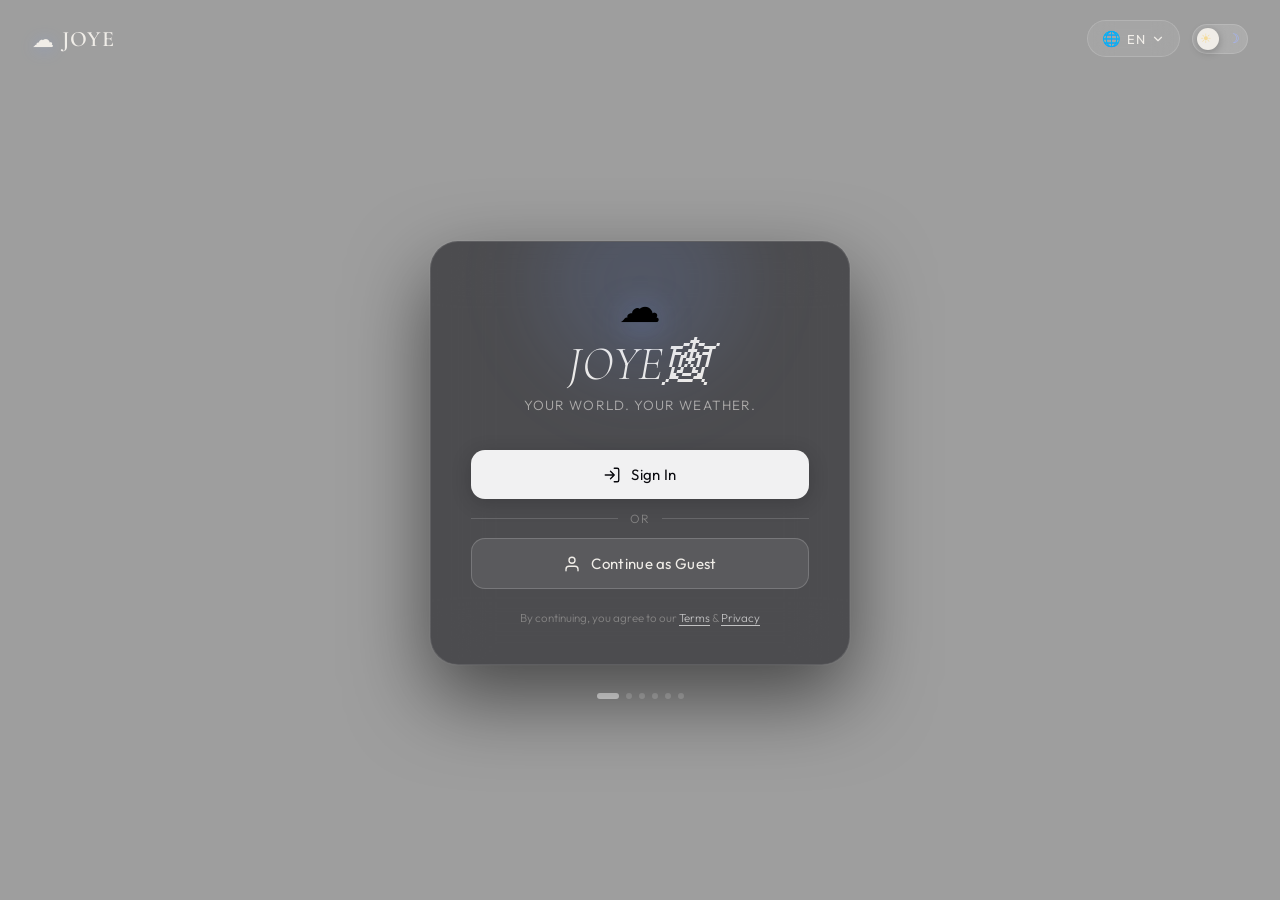
<file: index.html>
<!DOCTYPE html>
<html lang="en" data-theme="dark">
<head>
  <meta charset="UTF-8" />
  <meta name="viewport" content="width=device-width, initial-scale=1.0, viewport-fit=cover" />
  <meta name="mobile-web-app-capable" content="yes" />
  <meta name="apple-mobile-web-app-capable" content="yes" />
  <meta name="apple-mobile-web-app-status-bar-style" content="black-translucent" />
  <meta name="apple-mobile-web-app-title" content="Skye" />
  <meta name="theme-color" content="#0a0a0f" />
  <title>JOYE— Weather</title>
  <link rel="manifest" href="manifest.json" />
  <link rel="preconnect" href="https://fonts.googleapis.com" />
  <link rel="preconnect" href="https://fonts.gstatic.com" crossorigin />
  <link href="https://fonts.googleapis.com/css2?family=Cormorant+Garamond:ital,wght@0,300;0,400;0,600;1,300;1,400&family=Outfit:wght@200;300;400;500&display=swap" rel="stylesheet" />
  <link rel="stylesheet" href="css/style.css" />
</head>
<body>

  <!-- Background Slideshow -->
  <div class="bg-slider" id="bgSlider">
    <div class="bg-slide active" style="background-image: url('https://images.unsplash.com/photo-1504608524841-42584120d693?w=1920&q=80')"></div>
    <div class="bg-slide" style="background-image: url('https://images.unsplash.com/photo-1534088568595-a066f410bcda?w=1920&q=80')"></div>
    <div class="bg-slide" style="background-image: url('https://images.unsplash.com/photo-1501630834273-4b5604d2ee31?w=1920&q=80')"></div>
    <div class="bg-slide" style="background-image: url('https://images.unsplash.com/photo-1470071459604-3b5ec3a7fe05?w=1920&q=80')"></div>
    <div class="bg-slide" style="background-image: url('https://images.unsplash.com/photo-1419833173245-f59e1b93f9ee?w=1920&q=80')"></div>
    <div class="bg-slide" style="background-image: url('https://images.unsplash.com/photo-1464822759023-fed622ff2c3b?w=1920&q=80')"></div>
  </div>
  <div class="overlay"></div>

  <!-- Top Bar -->
  <header class="top-bar">
    <div class="logo">
      <span class="logo-icon">☁</span>
      <span class="logo-text">JOYE</span>
    </div>
    <div class="top-controls">
      <div class="lang-selector" id="langSelector">
        <button class="lang-btn" id="langBtn" aria-label="Select language">
          <span class="lang-flag" id="langFlag">🌐</span>
          <span class="lang-label" id="langLabel">EN</span>
          <svg class="chevron" viewBox="0 0 24 24"><path d="M6 9l6 6 6-6"/></svg>
        </button>
        <div class="lang-dropdown" id="langDropdown">
          <button class="lang-option active" data-lang="en"><span>🇺🇸</span><span>English</span></button>
          <button class="lang-option" data-lang="am"><span>🇪🇹</span><span>አማርኛ</span></button>
          <button class="lang-option" data-lang="om"><span>🇪🇹</span><span>Afaan Oromoo</span></button>
          <button class="lang-option" data-lang="so"><span>🇸🇴</span><span>Soomaali</span></button>
        </div>
      </div>
      <button class="theme-toggle" id="themeToggle" aria-label="Toggle theme">
        <span class="theme-icon sun">☀</span>
        <span class="theme-icon moon">☽</span>
        <div class="toggle-thumb"></div>
      </button>
    </div>
  </header>

  <!-- Main Sign-In Card -->
  <main class="signin-container">
    <div class="signin-card" id="signinCard">
      <div class="card-glow"></div>
      <div class="brand-area">
        <div class="brand-icon">☁</div>
        <h1 class="brand-name">JOYE🕸</h1>
        <p class="brand-tagline" id="brandTagline">Your world. Your weather.</p>
      </div>
      <div class="signin-actions">
        <button class="btn-primary" id="btnSignIn">
          <svg viewBox="0 0 24 24" class="btn-icon"><path d="M15 3h4a2 2 0 0 1 2 2v14a2 2 0 0 1-2 2h-4M10 17l5-5-5-5M15 12H3"/></svg>
          <span id="signInText">Sign In</span>
        </button>
        <div class="divider"><span id="dividerText">or</span></div>
        <button class="btn-ghost" id="btnGuest">
          <svg viewBox="0 0 24 24" class="btn-icon"><path d="M20 21v-2a4 4 0 0 0-4-4H8a4 4 0 0 0-4 4v2M12 11a4 4 0 1 0 0-8 4 4 0 0 0 0 8z"/></svg>
          <span id="guestText">Continue as Guest</span>
        </button>
      </div>
      <p class="signin-note" id="signinNote">
        By continuing, you agree to our <a href="#">Terms</a> &amp; <a href="#">Privacy</a>
      </p>
    </div>
    <div class="slide-dots" id="slideDots"></div>
  </main>

  <!-- Auth Modal -->
  <div class="modal-backdrop" id="modalBackdrop">
    <div class="modal" id="authModal">
      <button class="modal-close" id="modalClose" aria-label="Close">
        <svg viewBox="0 0 24 24"><path d="M18 6L6 18M6 6l12 12"/></svg>
      </button>

      <!-- Tabs -->
      <div class="auth-tabs">
        <button class="auth-tab active" id="tabLogin" data-tab="login">
          <span id="tabLoginText">Sign In</span>
        </button>
        <button class="auth-tab" id="tabRegister" data-tab="register">
          <span id="tabRegisterText">Register</span>
        </button>
      </div>

      <!-- Login Form -->
      <form class="auth-form active" id="formLogin" novalidate>
        <div class="field-group">
          <label class="field-label" id="lblEmail">Email</label>
          <input class="field-input" type="email" id="loginEmail" autocomplete="email" placeholder="you@example.com" required />
          <span class="field-error" id="loginEmailErr"></span>
        </div>
        <div class="field-group">
          <label class="field-label" id="lblPassword">Password</label>
          <div class="input-wrap">
            <input class="field-input" type="password" id="loginPassword" autocomplete="current-password" placeholder="••••••••" required />
            <button type="button" class="eye-btn" id="eyeLogin" aria-label="Show password">
              <svg viewBox="0 0 24 24"><path d="M1 12s4-8 11-8 11 8 11 8-4 8-11 8-11-8-11-8z"/><circle cx="12" cy="12" r="3"/></svg>
            </button>
          </div>
          <span class="field-error" id="loginPassErr"></span>
        </div>
        <button type="submit" class="btn-primary btn-full" id="btnLoginSubmit">
          <span id="loginSubmitText">Sign In</span>
        </button>
        <p class="auth-switch" id="authSwitchLogin">
          <span id="noAccountText">No account?</span>
          <button type="button" class="link-btn" id="switchToRegister">
            <span id="createOneText">Create one</span>
          </button>
        </p>
      </form>

      <!-- Register Form -->
      <form class="auth-form" id="formRegister" novalidate>
        <div class="field-group">
          <label class="field-label" id="lblName">Full Name</label>
          <input class="field-input" type="text" id="regName" autocomplete="name" placeholder="Your name" required />
          <span class="field-error" id="regNameErr"></span>
        </div>
        <div class="field-group">
          <label class="field-label" id="lblRegEmail">Email</label>
          <input class="field-input" type="email" id="regEmail" autocomplete="email" placeholder="you@example.com" required />
          <span class="field-error" id="regEmailErr"></span>
        </div>
        <div class="field-group">
          <label class="field-label" id="lblRegPassword">Password</label>
          <div class="input-wrap">
            <input class="field-input" type="password" id="regPassword" autocomplete="new-password" placeholder="Min 6 characters" required />
            <button type="button" class="eye-btn" id="eyeReg" aria-label="Show password">
              <svg viewBox="0 0 24 24"><path d="M1 12s4-8 11-8 11 8 11 8-4 8-11 8-11-8-11-8z"/><circle cx="12" cy="12" r="3"/></svg>
            </button>
          </div>
          <span class="field-error" id="regPassErr"></span>
        </div>
        <button type="submit" class="btn-primary btn-full" id="btnRegSubmit">
          <span id="regSubmitText">Create Account</span>
        </button>
        <p class="auth-switch" id="authSwitchReg">
          <span id="haveAccountText">Have an account?</span>
          <button type="button" class="link-btn" id="switchToLogin">
            <span id="signInLinkText">Sign in</span>
          </button>
        </p>
      </form>
    </div>
  </div>

  <script src="js/app.js"></script>
</body>
</html>
</file>
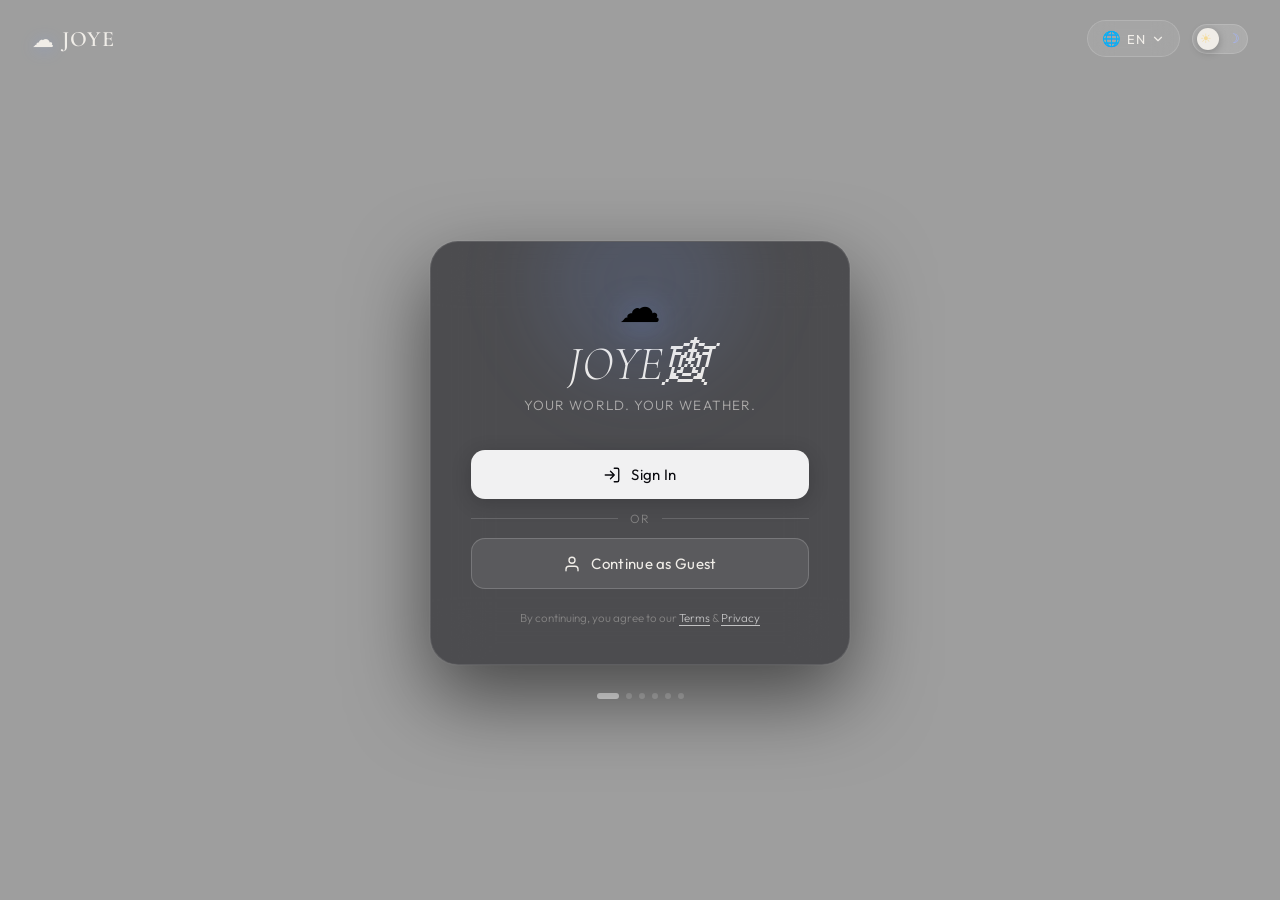
<file: dashboard.html>
<!DOCTYPE html>
<html lang="en" data-theme="dark">
<head>
  <meta charset="UTF-8" />
  <meta name="viewport" content="width=device-width, initial-scale=1.0, viewport-fit=cover" />
  <meta name="mobile-web-app-capable" content="yes" />
  <meta name="apple-mobile-web-app-capable" content="yes" />
  <meta name="apple-mobile-web-app-status-bar-style" content="black-translucent" />
  <meta name="theme-color" content="#0a0a0f" />
  <title>JOYE — Dashboard</title>
  <link rel="manifest" href="manifest.json" />
  <link rel="preconnect" href="https://fonts.googleapis.com" />
  <link rel="preconnect" href="https://fonts.gstatic.com" crossorigin />
  <link href="https://fonts.googleapis.com/css2?family=Cormorant+Garamond:ital,wght@0,300;0,400;0,600;1,300;1,400&family=Outfit:wght@200;300;400;500&display=swap" rel="stylesheet" />
  <link rel="stylesheet" href="css/dashboard.css" />
</head>
<body>
  <div class="weather-bg" id="weatherBg"></div>
  <div class="weather-overlay"></div>
  <header class="dash-header">
    <div class="dash-logo"><span>☁</span><span class="logo-text">JOYE</span></div>
    <div class="dash-controls">
      <div class="lang-selector" id="langSelector">
        <button class="lang-btn" id="langBtn">
          <span id="langFlag">🌐</span><span id="langLabel">EN</span>
          <svg class="chevron" viewBox="0 0 24 24"><path d="M6 9l6 6 6-6"/></svg>
        </button>
        <div class="lang-dropdown" id="langDropdown">
          <button class="lang-option active" data-lang="en"><span>🇺🇸</span><span>English</span></button>
          <button class="lang-option" data-lang="am"><span>🇪🇹</span><span>አማርኛ</span></button>
          <button class="lang-option" data-lang="om"><span>🇪🇹</span><span>Afaan Oromoo</span></button>
          <button class="lang-option" data-lang="so"><span>🇸🇴</span><span>Soomaali</span></button>
        </div>
      </div>
      <button class="theme-toggle" id="themeToggle">
        <span class="theme-icon sun">☀</span><span class="theme-icon moon">☽</span>
        <div class="toggle-thumb"></div>
      </button>
      <button class="icon-btn" id="notifBtn">
        <svg viewBox="0 0 24 24"><path d="M18 8A6 6 0 0 0 6 8c0 7-3 9-3 9h18s-3-2-3-9M13.73 21a2 2 0 0 1-3.46 0"/></svg>
        <span class="notif-dot" id="notifDot"></span>
      </button>
      <button class="icon-btn" id="userBtn">
        <svg viewBox="0 0 24 24"><path d="M20 21v-2a4 4 0 0 0-4-4H8a4 4 0 0 0-4 4v2M12 11a4 4 0 1 0 0-8 4 4 0 0 0 0 8z"/></svg>
      </button>
    </div>
  </header>

  <div class="user-menu" id="userMenu">
    <div class="user-info">
      <div class="user-avatar" id="userAvatar">G</div>
      <div>
        <div class="user-name" id="userNameDisplay">Guest</div>
        <div class="user-email" id="userEmailDisplay">guest@joye.app</div>
      </div>
    </div>
    <hr class="menu-divider" />
    <button class="menu-item" id="walkToggleBtn">
      <svg viewBox="0 0 24 24"><path d="M13 4a1 1 0 1 0 2 0 1 1 0 0 0-2 0M6 20l4-8 2 4 2-2 4 6"/></svg>
      <span id="walkToggleText">Enable Walk Alerts</span>
    </button>
    <button class="menu-item danger" id="logoutBtn">
      <svg viewBox="0 0 24 24"><path d="M9 21H5a2 2 0 0 1-2-2V5a2 2 0 0 1 2-2h4M16 17l5-5-5-5M21 12H9"/></svg>
      <span id="logoutText">Sign Out</span>
    </button>
  </div>

  <!-- Country Modal -->
  <div class="cmodal-backdrop" id="cmodalBackdrop">
    <div class="cmodal" id="cmodal">
      <button class="cmodal-close" id="cmodalClose">
        <svg viewBox="0 0 24 24"><path d="M18 6L6 18M6 6l12 12"/></svg>
      </button>
      <div id="cmodalInner"></div>
    </div>
  </div>

  <!-- Notification Panel -->
  <div class="notif-panel" id="notifPanel">
    <div class="notif-panel-header">
      <span class="notif-panel-title">🔔 Notifications</span>
      <button class="notif-panel-clear" id="notifClear">Clear all</button>
    </div>
    <div class="notif-list" id="notifList">
      <div class="notif-empty">No notifications yet. Enable walk alerts to get notified!</div>
    </div>
  </div>
  </div>

  <!-- AI Chatbot FAB -->
  <button class="chat-fab" id="chatFab" aria-label="Open AI assistant">
    <span>🤖</span>
    <span class="chat-fab-dot"></span>
  </button>

  <!-- AI Chatbot Panel -->
  <div class="chat-panel" id="chatPanel">
    <div class="chat-panel-header">
      <div class="chat-panel-info">
        <span class="chat-panel-avatar">🤖</span>
        <div>
          <div class="chat-panel-name">Joye AI</div>
          <div class="chat-panel-status">● Online — always here</div>
        </div>
      </div>
      <button class="chat-panel-close" id="chatPanelClose">
        <svg viewBox="0 0 24 24"><path d="M18 6L6 18M6 6l12 12"/></svg>
      </button>
    </div>
    <div class="chat-messages" id="chatMessages">
      <div class="chat-msg bot">
        <span class="chat-msg-avatar">🤖</span>
        <div class="chat-bubble">Hey! I'm Joye AI 👋 Ask me anything — weather, how to use the app, country info, forecasts. I got you!</div>
      </div>
    </div>
    <div class="chat-chips" id="chatChips">
      <button class="chat-chip">How do I search a country?</button>
      <button class="chat-chip">What's the weather now?</button>
      <button class="chat-chip">What does UV index mean?</button>
      <button class="chat-chip">How do walk alerts work?</button>
    </div>
    <div class="chat-input-row">
      <input class="chat-input" id="chatInput" type="text" placeholder="Ask me anything…" autocomplete="off" />
      <button class="chat-send" id="chatSend">
        <svg viewBox="0 0 24 24"><path d="M22 2L11 13M22 2L15 22l-4-9-9-4 20-7z"/></svg>
      </button>
    </div>
  </div>

  <main class="dash-main" id="dashMain">

    <!-- Country Explorer -->
    <section class="explore-section">
      <div class="explore-label">🌍 Explore Any Country</div>
      <div class="explore-wrap" id="exploreWrap">
        <svg class="explore-icon" viewBox="0 0 24 24"><circle cx="11" cy="11" r="8"/><path d="M21 21l-4.35-4.35"/></svg>
        <input class="explore-input" id="exploreInput" type="text" placeholder="Search country… e.g. Japan, Brazil, Ethiopia" autocomplete="off" />
        <button class="explore-clear" id="exploreClear" style="display:none">
          <svg viewBox="0 0 24 24"><path d="M18 6L6 18M6 6l12 12"/></svg>
        </button>
      </div>
      <div class="explore-results" id="exploreResults"></div>
    </section>

    <!-- Location + City Search -->
    <section class="location-section">
      <div class="search-wrap" id="citySearchWrap">
        <svg class="search-icon" viewBox="0 0 24 24"><circle cx="11" cy="11" r="8"/><path d="M21 21l-4.35-4.35"/></svg>
        <input class="search-input" id="citySearch" type="text" placeholder="Search city…" autocomplete="off" />
        <button class="search-clear" id="searchClear" style="display:none">
          <svg viewBox="0 0 24 24"><path d="M18 6L6 18M6 6l12 12"/></svg>
        </button>
      </div>
      <div class="search-results" id="searchResults"></div>
      <div class="location-row">
        <svg class="loc-icon" viewBox="0 0 24 24"><path d="M21 10c0 7-9 13-9 13s-9-6-9-13a9 9 0 0 1 18 0z"/><circle cx="12" cy="10" r="3"/></svg>
        <span class="location-name" id="locationName">Detecting location…</span>
        <button class="refresh-btn" id="refreshBtn">
          <svg viewBox="0 0 24 24"><path d="M23 4v6h-6M1 20v-6h6M3.51 9a9 9 0 0 1 14.85-3.36L23 10M1 14l4.64 4.36A9 9 0 0 0 20.49 15"/></svg>
        </button>
      </div>
      <div class="local-time" id="localTime">--:-- --</div>
      <div class="local-date" id="localDate">---</div>
    </section>

    <!-- Main Weather Card -->
    <section class="main-weather-card">
      <div class="weather-icon-big" id="weatherIconBig">⛅</div>
      <div class="temp-display">
        <span class="temp-value" id="tempValue">--</span>
        <div class="temp-unit-toggle">
          <button class="unit-btn active" id="btnC">°C</button>
          <button class="unit-btn" id="btnF">°F</button>
        </div>
      </div>
      <div class="weather-desc" id="weatherDesc">Loading…</div>
      <div class="weather-meta">
        <div class="meta-item">
          <svg viewBox="0 0 24 24"><path d="M12 2a7 7 0 0 1 7 7c0 5.25-7 13-7 13S5 14.25 5 9a7 7 0 0 1 7-7z"/></svg>
          <span id="feelsLike">--°</span><small id="feelsLikeLabel">Feels like</small>
        </div>
        <div class="meta-item">
          <svg viewBox="0 0 24 24"><path d="M12 2v20M2 12h20"/><circle cx="12" cy="12" r="4"/></svg>
          <span id="humidity">--%</span><small id="humidityLabel">Humidity</small>
        </div>
        <div class="meta-item">
          <svg viewBox="0 0 24 24"><path d="M9.59 4.59A2 2 0 1 1 11 8H2m10.59 11.41A2 2 0 1 0 14 16H2m15.73-8.27A2.5 2.5 0 1 1 19.5 12H2"/></svg>
          <span id="windSpeed">-- km/h</span><small id="windLabel">Wind</small>
        </div>
        <div class="meta-item">
          <svg viewBox="0 0 24 24"><circle cx="12" cy="12" r="5"/><path d="M12 1v2M12 21v2M4.22 4.22l1.42 1.42M18.36 18.36l1.42 1.42M1 12h2M21 12h2M4.22 19.78l1.42-1.42M18.36 5.64l1.42-1.42"/></svg>
          <span id="uvIndex">--</span><small id="uvLabel">UV Index</small>
        </div>
      </div>
    </section>

    <!-- Outfit -->
    <section class="outfit-card">
      <div class="outfit-header">
        <span class="outfit-emoji" id="outfitEmoji">👕</span>
        <div>
          <div class="outfit-title" id="outfitTitle">What to Wear</div>
          <div class="outfit-subtitle" id="outfitSubtitle">Based on today's weather</div>
        </div>
      </div>
      <p class="outfit-text" id="outfitText">Loading suggestion…</p>
      <div class="outfit-tags" id="outfitTags"></div>
    </section>

    <!-- Walk -->
    <section class="walk-card">
      <div class="walk-header">
        <span class="walk-emoji">🚶</span>
        <div>
          <div class="walk-title" id="walkTitle">Best Time to Walk</div>
          <div class="walk-subtitle" id="walkSubtitle">Today's recommendation</div>
        </div>
        <div class="walk-score" id="walkScore">--</div>
      </div>
      <p class="walk-text" id="walkText">Analyzing conditions…</p>
    </section>

    <!-- Hourly -->
    <section class="forecast-section">
      <h2 class="section-title" id="hourlyTitle">Hourly</h2>
      <div class="hourly-scroll" id="hourlyScroll"></div>
    </section>

    <!-- 7-Day -->
    <section class="forecast-section">
      <h2 class="section-title" id="weeklyTitle">7-Day Forecast</h2>
      <div class="weekly-list" id="weeklyList"></div>
    </section>

    <!-- Sun -->
    <section class="sun-card">
      <div class="sun-item">
        <span>🌅</span>
        <div>
          <div class="sun-label" id="sunriseLabel">Sunrise</div>
          <div class="sun-time" id="sunriseTime">--:--</div>
        </div>
      </div>
      <div class="sun-arc"><div class="sun-progress" id="sunProgress"></div></div>
      <div class="sun-item">
        <span>🌇</span>
        <div>
          <div class="sun-label" id="sunsetLabel">Sunset</div>
          <div class="sun-time" id="sunsetTime">--:--</div>
        </div>
      </div>
    </section>

  </main>

  <div class="loading-screen" id="loadingScreen">
    <div class="loading-icon">☁</div>
    <div class="loading-text" id="loadingText">Getting your weather…</div>
  </div>

  <script src="js/dashboard.js"></script>
</body>
</html>
</file>
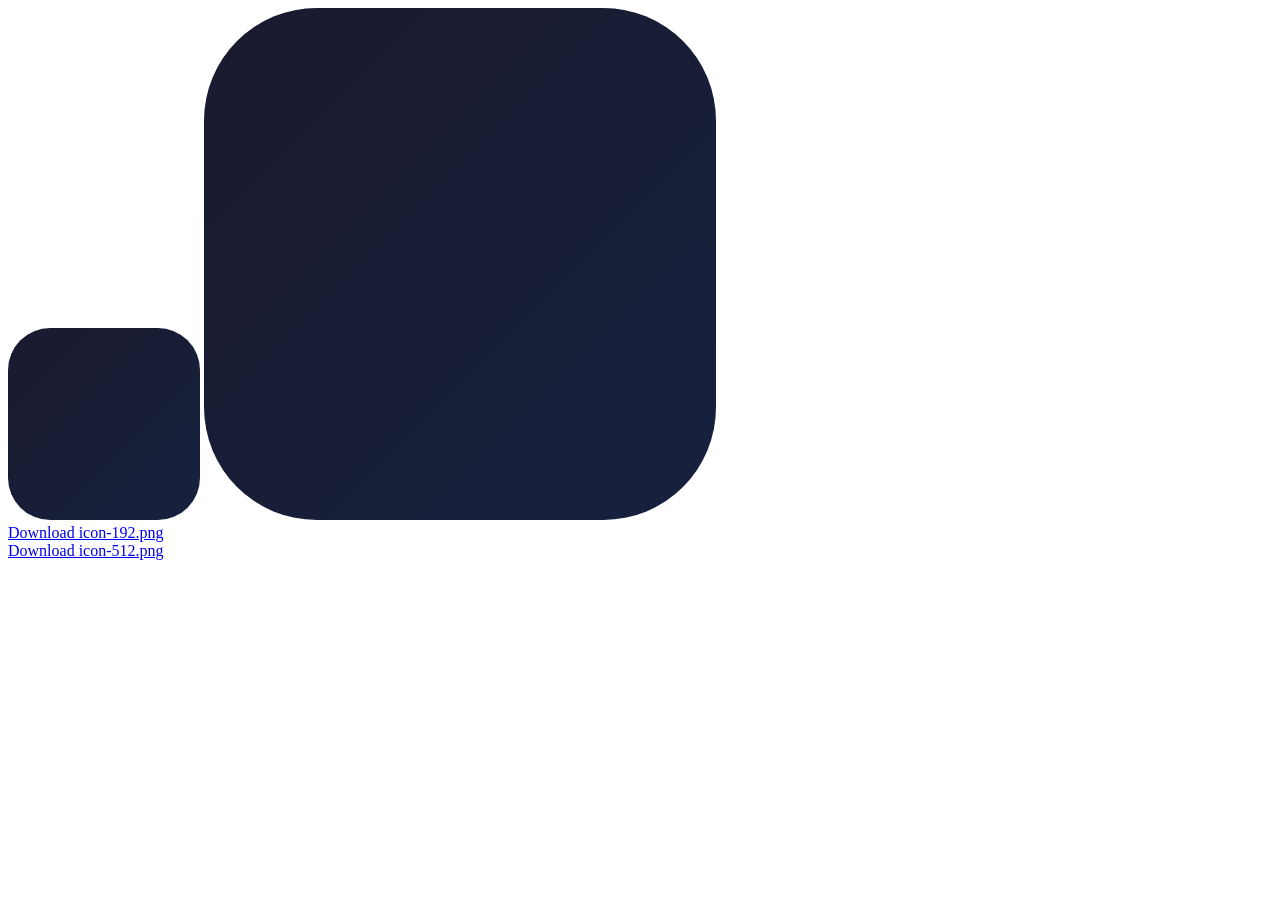
<file: icons/generate-icons.html>
<!DOCTYPE html>
<html>
<head><title>Icon Generator</title></head>
<body>
<canvas id="c192" width="192" height="192"></canvas>
<canvas id="c512" width="512" height="512"></canvas>
<script>
function drawIcon(canvas) {
  const s = canvas.width;
  const ctx = canvas.getContext("2d");
  const g = ctx.createLinearGradient(0, 0, s, s);
  g.addColorStop(0, "#1a1a2e");
  g.addColorStop(1, "#16213e");
  ctx.fillStyle = g;
  ctx.beginPath();
  ctx.roundRect(0, 0, s, s, s * 0.22);
  ctx.fill();
  ctx.font = `${s * 0.55}px serif`;
  ctx.textAlign = "center";
  ctx.textBaseline = "middle";
  ctx.fillText("☁", s / 2, s / 2 + s * 0.04);
  const a = canvas.toDataURL("image/png");
  const link = document.createElement("a");
  link.href = a;
  link.download = `icon-${s}.png`;
  link.textContent = `Download icon-${s}.png`;
  link.style.display = "block";
  document.body.appendChild(link);
}
drawIcon(document.getElementById("c192"));
drawIcon(document.getElementById("c512"));
</script>
</body>
</html>
</file>
<file: css/style.css>
/* ===== RESET & BASE ===== */
*, *::before, *::after { box-sizing: border-box; margin: 0; padding: 0; }

:root {
  --font-display: 'Cormorant Garamond', Georgia, serif;
  --font-body: 'Outfit', system-ui, sans-serif;

  /* Dark theme (default) */
  --bg-overlay: rgba(0, 0, 0, 0.38);
  --card-bg: rgba(10, 10, 15, 0.55);
  --card-border: rgba(255, 255, 255, 0.10);
  --card-shadow: 0 32px 80px rgba(0,0,0,0.55), 0 0 0 1px rgba(255,255,255,0.06);
  --text-primary: #f0ede8;
  --text-secondary: rgba(240, 237, 232, 0.60);
  --text-muted: rgba(240, 237, 232, 0.35);
  --btn-primary-bg: rgba(255,255,255,0.92);
  --btn-primary-text: #0a0a0f;
  --btn-primary-hover: #ffffff;
  --btn-ghost-bg: rgba(255,255,255,0.08);
  --btn-ghost-border: rgba(255,255,255,0.18);
  --btn-ghost-text: #f0ede8;
  --btn-ghost-hover: rgba(255,255,255,0.14);
  --divider-color: rgba(255,255,255,0.15);
  --logo-color: #f0ede8;
  --toggle-bg: rgba(255,255,255,0.15);
  --toggle-thumb: #f0ede8;
  --lang-bg: rgba(255,255,255,0.08);
  --lang-border: rgba(255,255,255,0.15);
  --lang-text: #f0ede8;
  --dropdown-bg: rgba(12, 12, 18, 0.92);
  --dropdown-border: rgba(255,255,255,0.12);
  --dropdown-hover: rgba(255,255,255,0.08);
  --dot-active: rgba(255,255,255,0.9);
  --dot-inactive: rgba(255,255,255,0.3);
  --glow-color: rgba(120, 160, 255, 0.12);
  --link-color: rgba(255,255,255,0.65);
}

[data-theme="light"] {
  --bg-overlay: rgba(255, 255, 255, 0.22);
  --card-bg: rgba(255, 255, 255, 0.72);
  --card-border: rgba(0, 0, 0, 0.08);
  --card-shadow: 0 32px 80px rgba(0,0,0,0.18), 0 0 0 1px rgba(0,0,0,0.05);
  --text-primary: #0f0f14;
  --text-secondary: rgba(15, 15, 20, 0.60);
  --text-muted: rgba(15, 15, 20, 0.40);
  --btn-primary-bg: #0f0f14;
  --btn-primary-text: #ffffff;
  --btn-primary-hover: #1a1a24;
  --btn-ghost-bg: rgba(0,0,0,0.05);
  --btn-ghost-border: rgba(0,0,0,0.15);
  --btn-ghost-text: #0f0f14;
  --btn-ghost-hover: rgba(0,0,0,0.09);
  --divider-color: rgba(0,0,0,0.12);
  --logo-color: #0f0f14;
  --toggle-bg: rgba(0,0,0,0.12);
  --toggle-thumb: #0f0f14;
  --lang-bg: rgba(0,0,0,0.06);
  --lang-border: rgba(0,0,0,0.12);
  --lang-text: #0f0f14;
  --dropdown-bg: rgba(250, 250, 252, 0.96);
  --dropdown-border: rgba(0,0,0,0.10);
  --dropdown-hover: rgba(0,0,0,0.05);
  --dot-active: rgba(0,0,0,0.85);
  --dot-inactive: rgba(0,0,0,0.25);
  --glow-color: rgba(80, 120, 255, 0.08);
  --link-color: rgba(0,0,0,0.50);
}

html, body {
  width: 100%;
  height: 100%;
  overflow: hidden;
}

body {
  font-family: var(--font-body);
  font-weight: 300;
  min-height: 100dvh;
  min-width: 100dvw;
  position: relative;
  transition: color 0.4s ease;
}

/* ===== BACKGROUND SLIDESHOW ===== */
.bg-slider {
  position: fixed;
  inset: 0;
  z-index: 0;
}

.bg-slide {
  position: absolute;
  inset: 0;
  background-size: cover;
  background-position: center;
  background-repeat: no-repeat;
  opacity: 0;
  transition: opacity 1.8s cubic-bezier(0.4, 0, 0.2, 1);
  transform: scale(1.04);
  animation: none;
}

.bg-slide.active {
  opacity: 1;
  animation: slowZoom 8s ease-in-out forwards;
}

@keyframes slowZoom {
  from { transform: scale(1.04); }
  to   { transform: scale(1.00); }
}

.overlay {
  position: fixed;
  inset: 0;
  z-index: 1;
  background: var(--bg-overlay);
  backdrop-filter: blur(1px);
  transition: background 0.5s ease;
}

/* ===== TOP BAR ===== */
.top-bar {
  position: fixed;
  top: 0;
  left: 0;
  right: 0;
  z-index: 100;
  display: flex;
  align-items: center;
  justify-content: space-between;
  padding: 20px 32px;
}

.logo {
  display: flex;
  align-items: center;
  gap: 8px;
  color: var(--logo-color);
  text-decoration: none;
}

.logo-icon {
  font-size: 22px;
  line-height: 1;
  filter: drop-shadow(0 2px 8px rgba(120,160,255,0.4));
}

.logo-text {
  font-family: var(--font-display);
  font-size: 22px;
  font-weight: 600;
  letter-spacing: 0.04em;
}

.top-controls {
  display: flex;
  align-items: center;
  gap: 12px;
}

/* ===== LANGUAGE SELECTOR ===== */
.lang-selector {
  position: relative;
}

.lang-btn {
  display: flex;
  align-items: center;
  gap: 6px;
  padding: 8px 14px;
  background: var(--lang-bg);
  border: 1px solid var(--lang-border);
  border-radius: 100px;
  color: var(--lang-text);
  font-family: var(--font-body);
  font-size: 13px;
  font-weight: 400;
  cursor: pointer;
  backdrop-filter: blur(12px);
  transition: all 0.2s ease;
  letter-spacing: 0.03em;
}

.lang-btn:hover {
  background: var(--btn-ghost-hover);
}

.lang-flag { font-size: 15px; }

.chevron {
  width: 14px;
  height: 14px;
  stroke: currentColor;
  stroke-width: 2;
  fill: none;
  stroke-linecap: round;
  stroke-linejoin: round;
  transition: transform 0.2s ease;
}

.lang-selector.open .chevron { transform: rotate(180deg); }

.lang-dropdown {
  position: absolute;
  top: calc(100% + 8px);
  right: 0;
  min-width: 170px;
  background: var(--dropdown-bg);
  border: 1px solid var(--dropdown-border);
  border-radius: 16px;
  overflow: hidden;
  backdrop-filter: blur(24px);
  box-shadow: 0 16px 48px rgba(0,0,0,0.25);
  opacity: 0;
  transform: translateY(-8px) scale(0.97);
  pointer-events: none;
  transition: all 0.2s cubic-bezier(0.4, 0, 0.2, 1);
  z-index: 200;
}

.lang-selector.open .lang-dropdown {
  opacity: 1;
  transform: translateY(0) scale(1);
  pointer-events: all;
}

.lang-option {
  display: flex;
  align-items: center;
  gap: 10px;
  width: 100%;
  padding: 11px 16px;
  background: none;
  border: none;
  color: var(--lang-text);
  font-family: var(--font-body);
  font-size: 13.5px;
  font-weight: 300;
  cursor: pointer;
  transition: background 0.15s ease;
  text-align: left;
}

.lang-option:hover { background: var(--dropdown-hover); }
.lang-option.active { font-weight: 500; }

/* ===== THEME TOGGLE ===== */
.theme-toggle {
  position: relative;
  width: 56px;
  height: 30px;
  background: var(--toggle-bg);
  border: 1px solid var(--lang-border);
  border-radius: 100px;
  cursor: pointer;
  backdrop-filter: blur(12px);
  transition: background 0.3s ease, border-color 0.3s ease;
  display: flex;
  align-items: center;
  justify-content: space-between;
  padding: 0 7px;
}

.theme-icon {
  font-size: 13px;
  line-height: 1;
  transition: opacity 0.3s ease;
  z-index: 1;
  position: relative;
}

.theme-icon.sun { color: #fbbf24; }
.theme-icon.moon { color: #a5b4fc; }

[data-theme="dark"] .theme-icon.sun { opacity: 0.4; }
[data-theme="dark"] .theme-icon.moon { opacity: 1; }
[data-theme="light"] .theme-icon.sun { opacity: 1; }
[data-theme="light"] .theme-icon.moon { opacity: 0.4; }

.toggle-thumb {
  position: absolute;
  width: 22px;
  height: 22px;
  background: var(--toggle-thumb);
  border-radius: 50%;
  top: 50%;
  transform: translateY(-50%);
  transition: left 0.3s cubic-bezier(0.4, 0, 0.2, 1), background 0.3s ease;
  box-shadow: 0 2px 8px rgba(0,0,0,0.25);
}

[data-theme="dark"] .toggle-thumb { left: 4px; }
[data-theme="light"] .toggle-thumb { left: calc(100% - 26px); }

/* ===== MAIN CONTAINER ===== */
.signin-container {
  position: relative;
  z-index: 10;
  width: 100%;
  height: 100dvh;
  display: flex;
  flex-direction: column;
  align-items: center;
  justify-content: center;
  padding: 80px 20px 40px;
}

/* ===== SIGN-IN CARD ===== */
.signin-card {
  position: relative;
  width: 100%;
  max-width: 400px;
  background: var(--card-bg);
  border: 1px solid var(--card-border);
  border-radius: 28px;
  padding: 44px 40px 36px;
  box-shadow: var(--card-shadow);
  backdrop-filter: blur(28px) saturate(1.4);
  -webkit-backdrop-filter: blur(28px) saturate(1.4);
  transition: background 0.4s ease, border-color 0.4s ease, box-shadow 0.4s ease;
  overflow: hidden;
}

.card-glow {
  position: absolute;
  top: -60px;
  left: 50%;
  transform: translateX(-50%);
  width: 200px;
  height: 200px;
  background: var(--glow-color);
  border-radius: 50%;
  filter: blur(40px);
  pointer-events: none;
}

/* ===== BRAND AREA ===== */
.brand-area {
  text-align: center;
  margin-bottom: 36px;
}

.brand-icon {
  font-size: 42px;
  line-height: 1;
  margin-bottom: 12px;
  filter: drop-shadow(0 4px 16px rgba(120,160,255,0.5));
  animation: floatIcon 4s ease-in-out infinite;
}

@keyframes floatIcon {
  0%, 100% { transform: translateY(0); }
  50%       { transform: translateY(-6px); }
}

.brand-name {
  font-family: var(--font-display);
  font-size: 48px;
  font-weight: 300;
  font-style: italic;
  color: var(--text-primary);
  letter-spacing: 0.02em;
  line-height: 1;
  margin-bottom: 8px;
  transition: color 0.4s ease;
}

.brand-tagline {
  font-family: var(--font-body);
  font-size: 13.5px;
  font-weight: 300;
  color: var(--text-secondary);
  letter-spacing: 0.08em;
  text-transform: uppercase;
  transition: color 0.4s ease;
}

/* ===== BUTTONS ===== */
.signin-actions {
  display: flex;
  flex-direction: column;
  gap: 12px;
  margin-bottom: 20px;
}

.btn-primary, .btn-ghost {
  display: flex;
  align-items: center;
  justify-content: center;
  gap: 10px;
  width: 100%;
  padding: 15px 24px;
  border-radius: 14px;
  font-family: var(--font-body);
  font-size: 15px;
  font-weight: 400;
  letter-spacing: 0.02em;
  cursor: pointer;
  border: none;
  transition: all 0.22s cubic-bezier(0.4, 0, 0.2, 1);
  position: relative;
  overflow: hidden;
}

.btn-primary {
  background: var(--btn-primary-bg);
  color: var(--btn-primary-text);
  box-shadow: 0 4px 20px rgba(0,0,0,0.2);
}

.btn-primary:hover {
  background: var(--btn-primary-hover);
  transform: translateY(-1px);
  box-shadow: 0 8px 28px rgba(0,0,0,0.28);
}

.btn-primary:active { transform: translateY(0); }

.btn-ghost {
  background: var(--btn-ghost-bg);
  color: var(--btn-ghost-text);
  border: 1px solid var(--btn-ghost-border);
}

.btn-ghost:hover {
  background: var(--btn-ghost-hover);
  transform: translateY(-1px);
}

.btn-ghost:active { transform: translateY(0); }

.btn-icon {
  width: 18px;
  height: 18px;
  stroke: currentColor;
  stroke-width: 1.8;
  fill: none;
  stroke-linecap: round;
  stroke-linejoin: round;
  flex-shrink: 0;
}

/* ===== DIVIDER ===== */
.divider {
  display: flex;
  align-items: center;
  gap: 12px;
  color: var(--text-muted);
  font-size: 12px;
  letter-spacing: 0.06em;
  text-transform: uppercase;
}

.divider::before,
.divider::after {
  content: '';
  flex: 1;
  height: 1px;
  background: var(--divider-color);
}

/* ===== NOTE ===== */
.signin-note {
  text-align: center;
  font-size: 11.5px;
  color: var(--text-muted);
  line-height: 1.6;
  transition: color 0.4s ease;
}

.signin-note a {
  color: var(--link-color);
  text-decoration: none;
  border-bottom: 1px solid currentColor;
  transition: color 0.2s ease;
}

.signin-note a:hover { color: var(--text-primary); }

/* ===== SLIDE DOTS ===== */
.slide-dots {
  display: flex;
  gap: 7px;
  margin-top: 28px;
}

.dot {
  width: 6px;
  height: 6px;
  border-radius: 50%;
  background: var(--dot-inactive);
  cursor: pointer;
  transition: all 0.3s ease;
  border: none;
  padding: 0;
}

.dot.active {
  background: var(--dot-active);
  width: 22px;
  border-radius: 3px;
}

/* ===== RESPONSIVE ===== */
@media (max-width: 480px) {
  .top-bar { padding: 16px 20px; }
  .signin-card { padding: 36px 28px 28px; border-radius: 24px; }
  .brand-name { font-size: 40px; }
  .brand-icon { font-size: 36px; }
  .btn-primary, .btn-ghost { padding: 14px 20px; font-size: 14px; }
}

@media (max-width: 360px) {
  .signin-card { padding: 28px 20px 24px; }
  .brand-name { font-size: 34px; }
}

@media (min-width: 1200px) {
  .signin-card { max-width: 420px; }
}

/* ===== TRANSITIONS ===== */
.signin-card, .top-bar, .btn-primary, .btn-ghost,
.lang-btn, .theme-toggle, .brand-name, .brand-tagline,
.signin-note, .divider { transition-property: background, color, border-color, box-shadow; transition-duration: 0.4s; transition-timing-function: ease; }

/* ===== AUTH MODAL ===== */
.modal-backdrop {
  position: fixed;
  inset: 0;
  z-index: 500;
  background: rgba(0,0,0,0.6);
  backdrop-filter: blur(6px);
  display: flex;
  align-items: center;
  justify-content: center;
  padding: 20px;
  opacity: 0;
  pointer-events: none;
  transition: opacity 0.3s ease;
}

.modal-backdrop.open {
  opacity: 1;
  pointer-events: all;
}

.modal {
  position: relative;
  width: 100%;
  max-width: 400px;
  background: var(--card-bg);
  border: 1px solid var(--card-border);
  border-radius: 28px;
  padding: 36px 36px 28px;
  backdrop-filter: blur(32px) saturate(1.5);
  -webkit-backdrop-filter: blur(32px) saturate(1.5);
  box-shadow: var(--card-shadow);
  transform: translateY(20px) scale(0.97);
  transition: transform 0.3s cubic-bezier(0.4,0,0.2,1);
  max-height: 90dvh;
  overflow-y: auto;
}

.modal-backdrop.open .modal {
  transform: translateY(0) scale(1);
}

.modal-close {
  position: absolute;
  top: 16px;
  right: 16px;
  width: 32px;
  height: 32px;
  background: var(--btn-ghost-bg);
  border: 1px solid var(--btn-ghost-border);
  border-radius: 50%;
  cursor: pointer;
  display: flex;
  align-items: center;
  justify-content: center;
  color: var(--text-secondary);
  transition: all 0.2s ease;
}

.modal-close:hover { background: var(--btn-ghost-hover); color: var(--text-primary); }

.modal-close svg {
  width: 14px; height: 14px;
  stroke: currentColor; stroke-width: 2;
  fill: none; stroke-linecap: round;
}

.auth-tabs {
  display: flex;
  gap: 4px;
  background: var(--btn-ghost-bg);
  border-radius: 12px;
  padding: 4px;
  margin-bottom: 28px;
}

.auth-tab {
  flex: 1;
  padding: 9px;
  border: none;
  border-radius: 9px;
  background: transparent;
  color: var(--text-secondary);
  font-family: var(--font-body);
  font-size: 13.5px;
  font-weight: 400;
  cursor: pointer;
  transition: all 0.2s ease;
}

.auth-tab.active {
  background: var(--btn-primary-bg);
  color: var(--btn-primary-text);
  font-weight: 500;
}

.auth-form { display: none; flex-direction: column; gap: 16px; }
.auth-form.active { display: flex; }

.field-group { display: flex; flex-direction: column; gap: 6px; }

.field-label {
  font-size: 12.5px;
  font-weight: 400;
  color: var(--text-secondary);
  letter-spacing: 0.04em;
}

.input-wrap { position: relative; }

.field-input {
  width: 100%;
  padding: 13px 16px;
  background: var(--btn-ghost-bg);
  border: 1px solid var(--btn-ghost-border);
  border-radius: 12px;
  color: var(--text-primary);
  font-family: var(--font-body);
  font-size: 14px;
  font-weight: 300;
  outline: none;
  transition: border-color 0.2s ease, background 0.2s ease;
}

.field-input::placeholder { color: var(--text-muted); }
.field-input:focus { border-color: var(--btn-primary-bg); background: var(--btn-ghost-hover); }
.field-input.error { border-color: #f87171; }

.input-wrap .field-input { padding-right: 44px; }

.eye-btn {
  position: absolute;
  right: 12px;
  top: 50%;
  transform: translateY(-50%);
  background: none;
  border: none;
  cursor: pointer;
  color: var(--text-muted);
  display: flex;
  align-items: center;
  padding: 4px;
  transition: color 0.2s ease;
}

.eye-btn:hover { color: var(--text-primary); }
.eye-btn svg { width: 16px; height: 16px; stroke: currentColor; stroke-width: 1.8; fill: none; stroke-linecap: round; stroke-linejoin: round; }

.field-error {
  font-size: 11.5px;
  color: #f87171;
  min-height: 16px;
}

.btn-full { width: 100%; margin-top: 4px; }

.auth-switch {
  text-align: center;
  font-size: 12.5px;
  color: var(--text-muted);
  display: flex;
  align-items: center;
  justify-content: center;
  gap: 5px;
}

.link-btn {
  background: none;
  border: none;
  color: var(--text-primary);
  font-family: var(--font-body);
  font-size: 12.5px;
  font-weight: 500;
  cursor: pointer;
  text-decoration: underline;
  text-underline-offset: 2px;
}

@media (max-width: 480px) {
  .modal { padding: 28px 22px 24px; border-radius: 22px; }
}
</file>
<file: css/dashboard.css>
/* ===== RESET ===== */
*,*::before,*::after{box-sizing:border-box;margin:0;padding:0}

:root {
  --font-display:'Cormorant Garamond',Georgia,serif;
  --font-body:'Outfit',system-ui,sans-serif;
  --card-bg:rgba(10,10,15,0.55);
  --card-border:rgba(255,255,255,0.10);
  --card-shadow:0 8px 32px rgba(0,0,0,0.4);
  --text-primary:#f0ede8;
  --text-secondary:rgba(240,237,232,0.65);
  --text-muted:rgba(240,237,232,0.38);
  --btn-primary-bg:rgba(255,255,255,0.92);
  --btn-primary-text:#0a0a0f;
  --btn-ghost-bg:rgba(255,255,255,0.08);
  --btn-ghost-border:rgba(255,255,255,0.15);
  --btn-ghost-hover:rgba(255,255,255,0.13);
  --lang-bg:rgba(255,255,255,0.08);
  --lang-border:rgba(255,255,255,0.15);
  --lang-text:#f0ede8;
  --dropdown-bg:rgba(12,12,18,0.96);
  --dropdown-border:rgba(255,255,255,0.12);
  --dropdown-hover:rgba(255,255,255,0.08);
  --toggle-bg:rgba(255,255,255,0.15);
  --toggle-thumb:#f0ede8;
  --accent:rgba(120,180,255,0.85);
  --danger:#f87171;
  --safe:#4ade80;
}

[data-theme="light"] {
  --card-bg:rgba(255,255,255,0.78);
  --card-border:rgba(0,0,0,0.08);
  --card-shadow:0 8px 32px rgba(0,0,0,0.12);
  --text-primary:#0f0f14;
  --text-secondary:rgba(15,15,20,0.65);
  --text-muted:rgba(15,15,20,0.40);
  --btn-primary-bg:#0f0f14;
  --btn-primary-text:#fff;
  --btn-ghost-bg:rgba(0,0,0,0.05);
  --btn-ghost-border:rgba(0,0,0,0.12);
  --btn-ghost-hover:rgba(0,0,0,0.08);
  --lang-bg:rgba(0,0,0,0.06);
  --lang-border:rgba(0,0,0,0.12);
  --lang-text:#0f0f14;
  --dropdown-bg:rgba(250,250,252,0.98);
  --dropdown-border:rgba(0,0,0,0.10);
  --dropdown-hover:rgba(0,0,0,0.05);
  --toggle-bg:rgba(0,0,0,0.12);
  --toggle-thumb:#0f0f14;
}

html{width:100%;font-family:var(--font-body);font-weight:300;overflow-x:hidden}
body{width:100%;min-height:100dvh;overflow-x:hidden;overflow-y:auto;background:#0a0a0f;font-family:var(--font-body);font-weight:300}

/* ===== BACKGROUND ===== */
.weather-bg{position:fixed;inset:0;z-index:0;background-size:cover;background-position:center;transition:background-image 1.5s ease}
.weather-overlay{position:fixed;inset:0;z-index:1;background:rgba(0,0,0,0.42);backdrop-filter:blur(1px);transition:background 0.5s ease}
[data-theme="light"] .weather-overlay{background:rgba(255,255,255,0.25)}

/* ===== HEADER ===== */
.dash-header{position:fixed;top:0;left:0;right:0;z-index:200;display:flex;align-items:center;justify-content:space-between;padding:16px 24px;padding-top:max(16px,env(safe-area-inset-top));background:var(--card-bg);border-bottom:1px solid var(--card-border);backdrop-filter:blur(20px)}
.dash-logo{display:flex;align-items:center;gap:7px;color:var(--text-primary);font-family:var(--font-display);font-size:20px;font-weight:600}
.dash-controls{display:flex;align-items:center;gap:8px}
.icon-btn{width:36px;height:36px;background:var(--btn-ghost-bg);border:1px solid var(--btn-ghost-border);border-radius:50%;color:var(--text-primary);cursor:pointer;display:flex;align-items:center;justify-content:center;transition:all 0.2s ease;position:relative}
.icon-btn:hover{background:var(--btn-ghost-hover)}
.icon-btn svg{width:16px;height:16px;stroke:currentColor;stroke-width:1.8;fill:none;stroke-linecap:round;stroke-linejoin:round}
.notif-dot{position:absolute;top:6px;right:6px;width:7px;height:7px;background:#f87171;border-radius:50%;display:none}
.notif-dot.show{display:block}

/* ===== LANG ===== */
.lang-selector{position:relative}
.lang-btn{display:flex;align-items:center;gap:5px;padding:7px 12px;background:var(--lang-bg);border:1px solid var(--lang-border);border-radius:100px;color:var(--lang-text);font-family:var(--font-body);font-size:12px;cursor:pointer;backdrop-filter:blur(12px);transition:all 0.2s ease}
.lang-btn:hover{background:var(--btn-ghost-hover)}
.chevron{width:12px;height:12px;stroke:currentColor;stroke-width:2;fill:none;stroke-linecap:round;stroke-linejoin:round;transition:transform 0.2s ease}
.lang-selector.open .chevron{transform:rotate(180deg)}
.lang-dropdown{position:absolute;top:calc(100% + 8px);right:0;min-width:160px;background:var(--dropdown-bg);border:1px solid var(--dropdown-border);border-radius:14px;overflow:hidden;backdrop-filter:blur(24px);box-shadow:0 16px 48px rgba(0,0,0,0.3);opacity:0;transform:translateY(-8px) scale(0.97);pointer-events:none;transition:all 0.2s cubic-bezier(0.4,0,0.2,1);z-index:300}
.lang-selector.open .lang-dropdown{opacity:1;transform:translateY(0) scale(1);pointer-events:all}
.lang-option{display:flex;align-items:center;gap:9px;width:100%;padding:10px 14px;background:none;border:none;color:var(--lang-text);font-family:var(--font-body);font-size:13px;font-weight:300;cursor:pointer;transition:background 0.15s ease}
.lang-option:hover{background:var(--dropdown-hover)}
.lang-option.active{font-weight:500}

/* ===== THEME TOGGLE ===== */
.theme-toggle{position:relative;width:52px;height:28px;background:var(--toggle-bg);border:1px solid var(--lang-border);border-radius:100px;cursor:pointer;backdrop-filter:blur(12px);transition:background 0.3s ease;display:flex;align-items:center;justify-content:space-between;padding:0 6px}
.theme-icon{font-size:12px;line-height:1;transition:opacity 0.3s ease;z-index:1;position:relative}
.theme-icon.sun{color:#fbbf24}
.theme-icon.moon{color:#a5b4fc}
[data-theme="dark"] .theme-icon.sun{opacity:0.4}
[data-theme="dark"] .theme-icon.moon{opacity:1}
[data-theme="light"] .theme-icon.sun{opacity:1}
[data-theme="light"] .theme-icon.moon{opacity:0.4}
.toggle-thumb{position:absolute;width:20px;height:20px;background:var(--toggle-thumb);border-radius:50%;top:50%;transform:translateY(-50%);transition:left 0.3s cubic-bezier(0.4,0,0.2,1);box-shadow:0 2px 6px rgba(0,0,0,0.25)}
[data-theme="dark"] .toggle-thumb{left:4px}
[data-theme="light"] .toggle-thumb{left:calc(100% - 24px)}

/* ===== USER MENU ===== */
.user-menu{position:fixed;top:68px;right:16px;min-width:220px;background:var(--dropdown-bg);border:1px solid var(--dropdown-border);border-radius:18px;overflow:hidden;backdrop-filter:blur(24px);box-shadow:0 16px 48px rgba(0,0,0,0.3);z-index:250;opacity:0;transform:translateY(-8px) scale(0.97);pointer-events:none;transition:all 0.2s cubic-bezier(0.4,0,0.2,1)}
.user-menu.open{opacity:1;transform:translateY(0) scale(1);pointer-events:all}
.user-info{display:flex;align-items:center;gap:12px;padding:16px}
.user-avatar{width:38px;height:38px;background:var(--btn-primary-bg);color:var(--btn-primary-text);border-radius:50%;display:flex;align-items:center;justify-content:center;font-size:15px;font-weight:600;flex-shrink:0}
.user-name{font-size:14px;font-weight:500;color:var(--text-primary)}
.user-email{font-size:11.5px;color:var(--text-muted)}
.menu-divider{border:none;border-top:1px solid var(--card-border);margin:0}
.menu-item{display:flex;align-items:center;gap:10px;width:100%;padding:12px 16px;background:none;border:none;color:var(--text-secondary);font-family:var(--font-body);font-size:13.5px;font-weight:300;cursor:pointer;transition:background 0.15s ease}
.menu-item:hover{background:var(--dropdown-hover);color:var(--text-primary)}
.menu-item.danger{color:var(--danger)}
.menu-item.danger:hover{background:rgba(248,113,113,0.08)}
.menu-item svg{width:15px;height:15px;stroke:currentColor;stroke-width:1.8;fill:none;stroke-linecap:round;stroke-linejoin:round;flex-shrink:0}

/* ===== MAIN ===== */
.dash-main{position:relative;z-index:10;width:100%;max-width:680px;margin:0 auto;padding:calc(72px + env(safe-area-inset-top)) 16px calc(100px + env(safe-area-inset-bottom));display:flex;flex-direction:column;gap:16px}

/* ===== COUNTRY EXPLORER ===== */
.explore-section{background:var(--card-bg);border:1px solid var(--card-border);border-radius:20px;padding:16px;backdrop-filter:blur(20px);position:relative}
.explore-label{font-size:11px;font-weight:400;color:var(--text-muted);letter-spacing:0.08em;text-transform:uppercase;margin-bottom:10px}
.explore-wrap{display:flex;align-items:center;background:var(--btn-ghost-bg);border:1px solid var(--card-border);border-radius:14px;transition:border-color 0.2s ease}
.explore-wrap:focus-within{border-color:rgba(255,255,255,0.35)}
[data-theme="light"] .explore-wrap:focus-within{border-color:rgba(0,0,0,0.3)}
.explore-icon{width:16px;height:16px;stroke:var(--text-muted);stroke-width:2;fill:none;stroke-linecap:round;stroke-linejoin:round;flex-shrink:0;margin-left:14px}
.explore-input{flex:1;padding:13px 12px;background:none;border:none;outline:none;color:var(--text-primary);font-family:var(--font-body);font-size:14px;font-weight:300}
.explore-input::placeholder{color:var(--text-muted)}
.explore-clear{background:none;border:none;cursor:pointer;color:var(--text-muted);padding:8px 12px;display:flex;align-items:center;transition:color 0.2s ease}
.explore-clear:hover{color:var(--text-primary)}
.explore-clear svg{width:14px;height:14px;stroke:currentColor;stroke-width:2;fill:none;stroke-linecap:round}
.explore-results{position:absolute;top:calc(100% + 4px);left:0;right:0;background:var(--dropdown-bg);border:1px solid var(--dropdown-border);border-radius:16px;overflow:hidden;backdrop-filter:blur(24px);box-shadow:0 16px 48px rgba(0,0,0,0.35);z-index:400;max-height:260px;overflow-y:auto}
.explore-results:empty{display:none}
.explore-result-item{display:flex;align-items:center;gap:12px;width:100%;padding:12px 16px;background:none;border:none;color:var(--text-primary);font-family:var(--font-body);font-size:14px;font-weight:300;cursor:pointer;text-align:left;transition:background 0.15s ease}
.explore-result-item:hover{background:var(--dropdown-hover)}
.explore-flag{font-size:22px;flex-shrink:0}
.explore-name{flex:1;font-weight:400}
.explore-capital{font-size:12px;color:var(--text-muted)}
.explore-loading{padding:14px 16px;font-size:13px;color:var(--text-muted);text-align:center}

/* ===== COUNTRY MODAL ===== */
.cmodal-backdrop{position:fixed;inset:0;z-index:600;background:rgba(0,0,0,0.8);backdrop-filter:blur(8px);display:flex;align-items:flex-start;justify-content:center;padding:70px 16px 40px;opacity:0;pointer-events:none;transition:opacity 0.3s ease;overflow-y:auto}
.cmodal-backdrop.open{opacity:1;pointer-events:all}
.cmodal{position:relative;width:100%;max-width:720px;background:var(--card-bg);border:1px solid var(--card-border);border-radius:28px;backdrop-filter:blur(32px) saturate(1.5);box-shadow:0 32px 80px rgba(0,0,0,0.6);transform:translateY(30px) scale(0.97);transition:transform 0.35s cubic-bezier(0.4,0,0.2,1);overflow:hidden}
.cmodal-backdrop.open .cmodal{transform:translateY(0) scale(1)}
.cmodal-close{position:absolute;top:14px;right:14px;z-index:10;width:36px;height:36px;background:rgba(0,0,0,0.5);border:1px solid rgba(255,255,255,0.2);border-radius:50%;cursor:pointer;display:flex;align-items:center;justify-content:center;color:#fff;transition:all 0.2s ease}
.cmodal-close:hover{background:rgba(0,0,0,0.7)}
.cmodal-close svg{width:14px;height:14px;stroke:currentColor;stroke-width:2;fill:none;stroke-linecap:round}

/* Country hero */
.c-hero{position:relative;height:240px;overflow:hidden}
.c-hero img{width:100%;height:100%;object-fit:cover;display:block}
.c-hero-overlay{position:absolute;inset:0;background:linear-gradient(to bottom,rgba(0,0,0,0.05) 0%,rgba(0,0,0,0.75) 100%)}
.c-hero-info{position:absolute;bottom:20px;left:24px;right:60px}
.c-hero-flag{font-size:40px;margin-bottom:6px}
.c-hero-name{font-family:var(--font-display);font-size:34px;font-weight:300;color:#fff;line-height:1}
.c-hero-region{font-size:13px;color:rgba(255,255,255,0.7);margin-top:4px}

/* Country body */
.c-body{padding:24px}
.c-intro{font-size:14px;font-weight:300;color:var(--text-secondary);line-height:1.8;margin-bottom:20px;padding:16px;background:var(--btn-ghost-bg);border:1px solid var(--card-border);border-radius:14px}
.c-stats{display:grid;grid-template-columns:repeat(2,1fr);gap:10px;margin-bottom:20px}
@media(min-width:480px){.c-stats{grid-template-columns:repeat(4,1fr)}}
.c-stat{background:var(--btn-ghost-bg);border:1px solid var(--card-border);border-radius:14px;padding:14px 10px;text-align:center}
.c-stat-icon{font-size:20px;margin-bottom:6px}
.c-stat-val{font-size:13px;font-weight:500;color:var(--text-primary)}
.c-stat-lbl{font-size:10px;color:var(--text-muted);text-transform:uppercase;letter-spacing:0.06em;margin-top:2px}

/* Country weather */
.c-weather-box{background:var(--btn-ghost-bg);border:1px solid var(--card-border);border-radius:16px;padding:16px;margin-bottom:20px}
.c-section-title{font-size:11px;font-weight:400;color:var(--text-muted);letter-spacing:0.08em;text-transform:uppercase;margin-bottom:14px}
.c-weather-main{display:flex;align-items:center;gap:16px;margin-bottom:14px}
.c-weather-icon{font-size:52px}
.c-weather-temp{font-family:var(--font-display);font-size:52px;font-weight:300;color:var(--text-primary);line-height:1}
.c-weather-desc{font-size:14px;color:var(--text-secondary);margin-top:4px}
.c-weather-chips{display:grid;grid-template-columns:repeat(3,1fr);gap:8px}
.c-chip{background:var(--card-bg);border:1px solid var(--card-border);border-radius:10px;padding:10px 8px;text-align:center}
.c-chip-val{font-size:13px;font-weight:400;color:var(--text-primary)}
.c-chip-lbl{font-size:10px;color:var(--text-muted);text-transform:uppercase;letter-spacing:0.05em}

/* Country forecast */
.c-forecast{display:flex;flex-direction:column;gap:6px;margin-top:14px}
.c-forecast-row{display:flex;align-items:center;gap:10px;background:var(--card-bg);border:1px solid var(--card-border);border-radius:12px;padding:10px 14px}
.c-forecast-day{font-size:13px;font-weight:400;color:var(--text-primary);flex:1}
.c-forecast-icon{font-size:18px}
.c-forecast-desc{font-size:11px;color:var(--text-muted);flex:1;text-align:center}
.c-forecast-temps{font-size:13px;color:var(--text-primary);white-space:nowrap}
.c-forecast-temps .lo{color:var(--text-muted)}

/* Country photos */
.c-photos-title{font-size:11px;font-weight:400;color:var(--text-muted);letter-spacing:0.08em;text-transform:uppercase;margin-bottom:12px}
.c-photos-grid{display:grid;grid-template-columns:repeat(2,1fr);gap:8px;margin-bottom:8px}
@media(min-width:480px){.c-photos-grid{grid-template-columns:repeat(3,1fr)}}
.c-photo{aspect-ratio:4/3;border-radius:12px;overflow:hidden;cursor:pointer;position:relative}
.c-photo img{width:100%;height:100%;object-fit:cover;transition:transform 0.4s ease;display:block}
.c-photo:hover img{transform:scale(1.06)}
.c-photo-cap{position:absolute;bottom:0;left:0;right:0;padding:8px 10px 6px;background:linear-gradient(transparent,rgba(0,0,0,0.65));font-size:10px;color:rgba(255,255,255,0.85);opacity:0;transition:opacity 0.2s ease}
.c-photo:hover .c-photo-cap{opacity:1}

/* Loading state */
.c-loading{display:flex;flex-direction:column;align-items:center;justify-content:center;padding:60px 20px;gap:14px}
.c-loading-icon{font-size:40px;animation:pulse 1.5s ease-in-out infinite}
.c-loading-text{font-size:14px;color:var(--text-muted)}

/* ===== CITY SEARCH ===== */
.location-section{text-align:center;padding:8px 0 4px;position:relative}
.search-wrap{position:relative;display:flex;align-items:center;margin-bottom:12px;background:var(--card-bg);border:1px solid var(--card-border);border-radius:16px;backdrop-filter:blur(20px);overflow:visible;transition:border-color 0.2s ease}
.search-wrap:focus-within{border-color:rgba(255,255,255,0.35)}
[data-theme="light"] .search-wrap:focus-within{border-color:rgba(0,0,0,0.3)}
.search-icon{width:16px;height:16px;stroke:var(--text-muted);stroke-width:2;fill:none;stroke-linecap:round;stroke-linejoin:round;flex-shrink:0;margin-left:14px}
.search-input{flex:1;padding:13px 12px;background:none;border:none;outline:none;color:var(--text-primary);font-family:var(--font-body);font-size:14px;font-weight:300}
.search-input::placeholder{color:var(--text-muted)}
.search-clear{background:none;border:none;cursor:pointer;color:var(--text-muted);padding:8px 12px;display:flex;align-items:center;transition:color 0.2s ease}
.search-clear:hover{color:var(--text-primary)}
.search-clear svg{width:14px;height:14px;stroke:currentColor;stroke-width:2;fill:none;stroke-linecap:round}
.search-results{position:absolute;top:calc(100% + 4px);left:0;right:0;background:var(--dropdown-bg);border:1px solid var(--dropdown-border);border-radius:16px;overflow:hidden;backdrop-filter:blur(24px);box-shadow:0 16px 48px rgba(0,0,0,0.35);z-index:300;max-height:240px;overflow-y:auto}
.search-results:empty{display:none}
.search-result-item{display:flex;align-items:center;gap:10px;width:100%;padding:12px 16px;background:none;border:none;color:var(--text-primary);font-family:var(--font-body);font-size:13.5px;font-weight:300;cursor:pointer;text-align:left;transition:background 0.15s ease}
.search-result-item:hover{background:var(--dropdown-hover)}
.search-result-item svg{width:14px;height:14px;stroke:var(--text-muted);stroke-width:2;fill:none;stroke-linecap:round;stroke-linejoin:round;flex-shrink:0}
.search-result-country{font-size:11.5px;color:var(--text-muted);margin-left:auto;white-space:nowrap;padding-left:8px}
.result-label{flex:1;overflow:hidden;text-overflow:ellipsis;white-space:nowrap}
.search-loading{padding:14px 16px;font-size:13px;color:var(--text-muted);text-align:center}
.location-row{display:flex;align-items:center;justify-content:center;gap:6px;margin-bottom:4px}
.loc-icon{width:14px;height:14px;stroke:var(--accent);stroke-width:2;fill:none;stroke-linecap:round;stroke-linejoin:round;flex-shrink:0}
.location-name{font-size:14px;font-weight:400;color:var(--text-secondary);letter-spacing:0.04em}
.refresh-btn{background:none;border:none;cursor:pointer;color:var(--text-muted);padding:4px;display:flex;align-items:center;transition:color 0.2s ease}
.refresh-btn:hover{color:var(--text-primary)}
.refresh-btn.spinning svg{animation:spin 1s linear infinite}
.refresh-btn svg{width:13px;height:13px;stroke:currentColor;stroke-width:2;fill:none;stroke-linecap:round;stroke-linejoin:round}
@keyframes spin{to{transform:rotate(360deg)}}
.local-time{font-family:var(--font-display);font-size:clamp(40px,8vw,64px);font-weight:300;color:var(--text-primary);letter-spacing:-0.01em;line-height:1}
.local-date{font-size:13px;font-weight:300;color:var(--text-secondary);letter-spacing:0.06em;text-transform:uppercase;margin-top:4px}

/* ===== WEATHER CARD ===== */
.main-weather-card{background:var(--card-bg);border:1px solid var(--card-border);border-radius:24px;padding:28px 16px;backdrop-filter:blur(24px);box-shadow:var(--card-shadow);text-align:center;width:100%;overflow:hidden}
.weather-icon-big{font-size:64px;line-height:1;margin-bottom:8px;filter:drop-shadow(0 4px 16px rgba(120,180,255,0.4))}
.temp-display{display:flex;align-items:flex-start;justify-content:center;gap:12px;margin-bottom:6px}
.temp-value{font-family:var(--font-display);font-size:clamp(56px,10vw,88px);font-weight:300;color:var(--text-primary);line-height:1;letter-spacing:-0.02em}
.temp-unit-toggle{display:flex;flex-direction:column;gap:4px;padding-top:12px}
.unit-btn{padding:4px 8px;background:none;border:1px solid var(--card-border);border-radius:8px;color:var(--text-muted);font-family:var(--font-body);font-size:13px;cursor:pointer;transition:all 0.2s ease}
.unit-btn.active{background:var(--btn-primary-bg);color:var(--btn-primary-text);border-color:transparent}
.weather-desc{font-size:18px;font-weight:300;color:var(--text-secondary);letter-spacing:0.04em;margin-bottom:20px;text-transform:capitalize}
.weather-meta{display:grid;grid-template-columns:repeat(2,1fr);gap:8px;width:100%}
@media(min-width:480px){.weather-meta{grid-template-columns:repeat(4,minmax(0,1fr))}}
.meta-item{display:flex;flex-direction:column;align-items:center;gap:4px;background:var(--btn-ghost-bg);border:1px solid var(--card-border);border-radius:14px;padding:12px 6px;min-width:0;overflow:hidden}
.meta-item svg{width:16px;height:16px;stroke:var(--accent);stroke-width:1.8;fill:none;stroke-linecap:round;stroke-linejoin:round;flex-shrink:0}
.meta-item span{font-size:13px;font-weight:400;color:var(--text-primary);white-space:nowrap;overflow:hidden;text-overflow:ellipsis;max-width:100%;text-align:center}
.meta-item small{font-size:9.5px;color:var(--text-muted);text-align:center;white-space:nowrap}

/* ===== OUTFIT ===== */
.outfit-card{background:var(--card-bg);border:1px solid var(--card-border);border-radius:20px;padding:20px;backdrop-filter:blur(20px);box-shadow:var(--card-shadow)}
.outfit-header{display:flex;align-items:center;gap:12px;margin-bottom:12px}
.outfit-emoji{font-size:28px}
.outfit-title{font-size:15px;font-weight:500;color:var(--text-primary)}
.outfit-subtitle{font-size:11.5px;color:var(--text-muted)}
.outfit-text{font-size:14px;font-weight:300;color:var(--text-secondary);line-height:1.6;margin-bottom:12px}
.outfit-tags{display:flex;flex-wrap:wrap;gap:7px}
.outfit-tag{padding:5px 12px;background:var(--btn-ghost-bg);border:1px solid var(--card-border);border-radius:100px;font-size:12px;color:var(--text-secondary)}

/* ===== WALK ===== */
.walk-card{background:var(--card-bg);border:1px solid var(--card-border);border-radius:20px;padding:20px;backdrop-filter:blur(20px);box-shadow:var(--card-shadow)}
.walk-header{display:flex;align-items:center;gap:12px;margin-bottom:10px}
.walk-emoji{font-size:26px}
.walk-title{font-size:15px;font-weight:500;color:var(--text-primary);flex:1}
.walk-subtitle{font-size:11.5px;color:var(--text-muted)}
.walk-score{font-family:var(--font-display);font-size:28px;font-weight:300;color:var(--safe)}
.walk-text{font-size:14px;font-weight:300;color:var(--text-secondary);line-height:1.6}

/* ===== FORECAST ===== */
.section-title{font-size:12px;font-weight:400;color:var(--text-muted);letter-spacing:0.08em;text-transform:uppercase;margin-bottom:10px;padding-left:4px}
.hourly-scroll{display:flex;gap:10px;overflow-x:auto;padding-bottom:8px;scrollbar-width:none}
.hourly-scroll::-webkit-scrollbar{display:none}
.hourly-item{flex-shrink:0;display:flex;flex-direction:column;align-items:center;gap:6px;background:var(--card-bg);border:1px solid var(--card-border);border-radius:16px;padding:12px 14px;backdrop-filter:blur(16px);min-width:64px}
.hourly-time{font-size:11px;color:var(--text-muted)}
.hourly-icon{font-size:22px}
.hourly-temp{font-size:14px;font-weight:400;color:var(--text-primary)}
.hourly-item.now{border-color:var(--accent)}
.weekly-list{display:flex;flex-direction:column;gap:8px}
.weekly-item{display:flex;align-items:center;background:var(--card-bg);border:1px solid var(--card-border);border-radius:16px;padding:14px 16px;backdrop-filter:blur(16px);gap:12px}
.weekly-day{font-size:13.5px;font-weight:400;color:var(--text-primary);flex:1}
.weekly-icon{font-size:22px}
.weekly-desc{font-size:12px;color:var(--text-muted);flex:1;text-align:center}
.weekly-temps{font-size:13.5px;color:var(--text-primary);white-space:nowrap}
.weekly-temps .low{color:var(--text-muted);margin-left:6px}

/* ===== SUN ===== */
.sun-card{background:var(--card-bg);border:1px solid var(--card-border);border-radius:20px;padding:20px;backdrop-filter:blur(20px);display:flex;align-items:center;gap:16px}
.sun-item{display:flex;align-items:center;gap:10px;flex:1}
.sun-item span{font-size:24px}
.sun-label{font-size:11px;color:var(--text-muted);text-transform:uppercase;letter-spacing:0.06em}
.sun-time{font-size:16px;font-weight:400;color:var(--text-primary)}
.sun-arc{flex:2;height:6px;background:var(--btn-ghost-bg);border-radius:3px;overflow:hidden}
.sun-progress{height:100%;background:linear-gradient(90deg,#fbbf24,#f97316);border-radius:3px;transition:width 1s ease;width:0%}

/* ===== LOADING ===== */
.loading-screen{position:fixed;inset:0;z-index:999;background:#0a0a0f;display:flex;flex-direction:column;align-items:center;justify-content:center;gap:16px;transition:opacity 0.5s ease}
.loading-screen.hidden{opacity:0;pointer-events:none}
.loading-icon{font-size:48px;animation:pulse 1.5s ease-in-out infinite}
@keyframes pulse{0%,100%{transform:scale(1);opacity:1}50%{transform:scale(1.1);opacity:0.7}}
.loading-text{font-size:14px;font-weight:300;color:rgba(240,237,232,0.5);letter-spacing:0.06em}

/* ===== AI CHATBOT ===== */
.chat-fab{position:fixed;bottom:28px;right:24px;width:60px;height:60px;background:linear-gradient(135deg,#6366f1,#8b5cf6);border:none;border-radius:50%;cursor:pointer;display:flex;align-items:center;justify-content:center;box-shadow:0 8px 32px rgba(99,102,241,0.55);z-index:500;transition:transform 0.2s ease,box-shadow 0.2s ease;font-size:26px}
.chat-fab:hover{transform:scale(1.08);box-shadow:0 12px 40px rgba(99,102,241,0.7)}
.chat-fab-dot{position:absolute;top:4px;right:4px;width:13px;height:13px;background:#4ade80;border-radius:50%;border:2px solid #0a0a0f;animation:fabPing 2s ease-in-out infinite}
@keyframes fabPing{0%,100%{transform:scale(1);opacity:1}50%{transform:scale(1.3);opacity:0.7}}

.chat-panel{position:fixed;bottom:102px;right:24px;width:min(380px,calc(100vw - 32px));max-height:530px;background:var(--card-bg);border:1px solid var(--card-border);border-radius:24px;backdrop-filter:blur(32px) saturate(1.5);box-shadow:0 24px 64px rgba(0,0,0,0.5);z-index:499;display:flex;flex-direction:column;overflow:hidden;opacity:0;transform:translateY(20px) scale(0.95);pointer-events:none;transition:all 0.3s cubic-bezier(0.4,0,0.2,1)}
.chat-panel.open{opacity:1;transform:translateY(0) scale(1);pointer-events:all}

.chat-panel-header{display:flex;align-items:center;justify-content:space-between;padding:16px;border-bottom:1px solid var(--card-border);background:linear-gradient(135deg,rgba(99,102,241,0.18),rgba(139,92,246,0.12));flex-shrink:0}
.chat-panel-info{display:flex;align-items:center;gap:10px}
.chat-panel-avatar{font-size:28px}
.chat-panel-name{font-size:15px;font-weight:500;color:var(--text-primary)}
.chat-panel-status{font-size:11px;color:#4ade80}
.chat-panel-close{background:var(--btn-ghost-bg);border:1px solid var(--btn-ghost-border);border-radius:50%;width:30px;height:30px;cursor:pointer;display:flex;align-items:center;justify-content:center;color:var(--text-secondary);transition:all 0.2s ease}
.chat-panel-close:hover{background:var(--btn-ghost-hover);color:var(--text-primary)}
.chat-panel-close svg{width:13px;height:13px;stroke:currentColor;stroke-width:2;fill:none;stroke-linecap:round}

.chat-messages{flex:1;overflow-y:auto;padding:14px;display:flex;flex-direction:column;gap:10px;scrollbar-width:thin;scrollbar-color:var(--card-border) transparent}
.chat-msg{display:flex;align-items:flex-end;gap:8px}
.chat-msg.user{flex-direction:row-reverse}
.chat-msg-avatar{font-size:20px;flex-shrink:0;margin-bottom:2px}
.chat-bubble{max-width:82%;padding:10px 14px;border-radius:18px;font-size:13.5px;font-weight:300;line-height:1.55;color:var(--text-primary)}
.chat-msg.bot .chat-bubble{background:var(--btn-ghost-bg);border:1px solid var(--card-border);border-bottom-left-radius:4px}
.chat-msg.user .chat-bubble{background:linear-gradient(135deg,#6366f1,#8b5cf6);color:#fff;border-bottom-right-radius:4px}
.chat-typing .chat-bubble{display:flex;gap:4px;align-items:center;padding:12px 16px}
.typing-dot{width:6px;height:6px;background:var(--text-muted);border-radius:50%;animation:typeBounce 1.2s ease-in-out infinite}
.typing-dot:nth-child(2){animation-delay:0.2s}
.typing-dot:nth-child(3){animation-delay:0.4s}
@keyframes typeBounce{0%,60%,100%{transform:translateY(0)}30%{transform:translateY(-6px)}}

.chat-chips{display:flex;flex-wrap:wrap;gap:6px;padding:0 14px 10px;flex-shrink:0}
.chat-chip{padding:6px 12px;background:var(--btn-ghost-bg);border:1px solid var(--card-border);border-radius:100px;color:var(--text-secondary);font-family:var(--font-body);font-size:11.5px;cursor:pointer;transition:all 0.2s ease;white-space:nowrap}
.chat-chip:hover{background:var(--btn-ghost-hover);color:var(--text-primary);border-color:rgba(99,102,241,0.4)}

.chat-input-row{display:flex;align-items:center;gap:8px;padding:12px 14px;border-top:1px solid var(--card-border);flex-shrink:0}
.chat-input{flex:1;padding:10px 14px;background:var(--btn-ghost-bg);border:1px solid var(--card-border);border-radius:100px;color:var(--text-primary);font-family:var(--font-body);font-size:13.5px;outline:none;transition:border-color 0.2s ease}
.chat-input::placeholder{color:var(--text-muted)}
.chat-input:focus{border-color:rgba(99,102,241,0.5)}
.chat-send{width:38px;height:38px;background:linear-gradient(135deg,#6366f1,#8b5cf6);border:none;border-radius:50%;cursor:pointer;display:flex;align-items:center;justify-content:center;flex-shrink:0;transition:transform 0.2s ease,box-shadow 0.2s ease;box-shadow:0 4px 12px rgba(99,102,241,0.4)}
.chat-send:hover{transform:scale(1.08);box-shadow:0 6px 18px rgba(99,102,241,0.55)}
.chat-send svg{width:15px;height:15px;stroke:#fff;stroke-width:2;fill:none;stroke-linecap:round;stroke-linejoin:round}

/* ===== RESPONSIVE ===== */
@media(max-width:480px){
  .dash-header{padding:12px 16px;padding-top:max(12px,env(safe-area-inset-top))}
  .dash-main{padding:72px 12px 110px;gap:12px}
  .local-time{font-size:42px}
  .temp-value{font-size:64px}
  .weather-icon-big{font-size:52px}
  .chat-panel{bottom:96px;right:12px;width:calc(100vw - 24px)}
  .chat-fab{bottom:24px;right:16px}
}
@media(min-width:768px){
  .dash-main{padding:88px 24px 80px;max-width:720px}
  .local-time{font-size:64px}
}
@media(min-width:1024px){
  .dash-main{max-width:800px;padding:96px 32px 80px;gap:20px}
}
</file>
